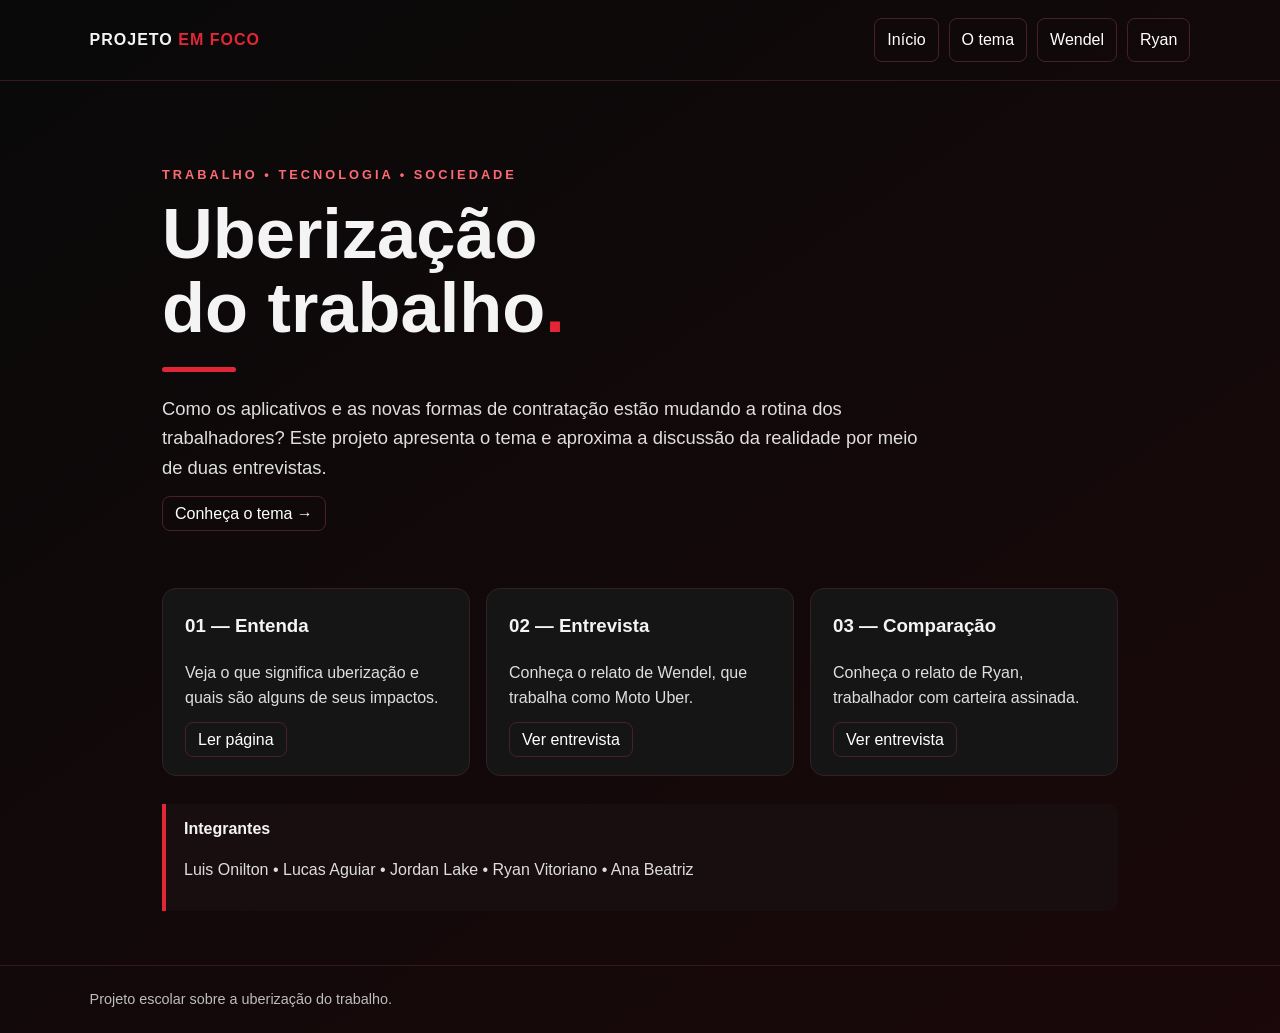
<file: index.html>
<!doctype html>
<html lang="pt-BR"><head><meta charset="utf-8"><meta name="viewport" content="width=device-width, initial-scale=1"><title>Uberização do Trabalho | Projeto</title><link rel="stylesheet" href="style.css"></head>
<body><header><div class="brand">PROJETO <span>EM FOCO</span></div><nav><a href="index.html">Início</a><a href="uberizacao.html">O tema</a><a href="wendel.html">Wendel</a><a href="ryan.html">Ryan</a></nav></header>
<main><section class="hero"><div class="eyebrow">Trabalho • Tecnologia • Sociedade</div><h1>Uberização<br>do trabalho<span style="color:var(--red)">.</span></h1><div class="redline"></div><p class="lead">Como os aplicativos e as novas formas de contratação estão mudando a rotina dos trabalhadores? Este projeto apresenta o tema e aproxima a discussão da realidade por meio de duas entrevistas.</p><p><a class="btn" href="uberizacao.html">Conheça o tema →</a></p></section>
<section class="grid"><article class="card"><h3>01 — Entenda</h3><p>Veja o que significa uberização e quais são alguns de seus impactos.</p><a class="btn" href="uberizacao.html">Ler página</a></article><article class="card"><h3>02 — Entrevista</h3><p>Conheça o relato de Wendel, que trabalha como Moto Uber.</p><a class="btn" href="wendel.html">Ver entrevista</a></article><article class="card"><h3>03 — Comparação</h3><p>Conheça o relato de Ryan, trabalhador com carteira assinada.</p><a class="btn" href="ryan.html">Ver entrevista</a></article></section>
<section class="callout"><strong>Integrantes</strong><p>Luis Onilton • Lucas Aguiar • Jordan Lake • Ryan Vitoriano • Ana Beatriz</p></section></main><footer>Projeto escolar sobre a uberização do trabalho.</footer></body></html>
</file>
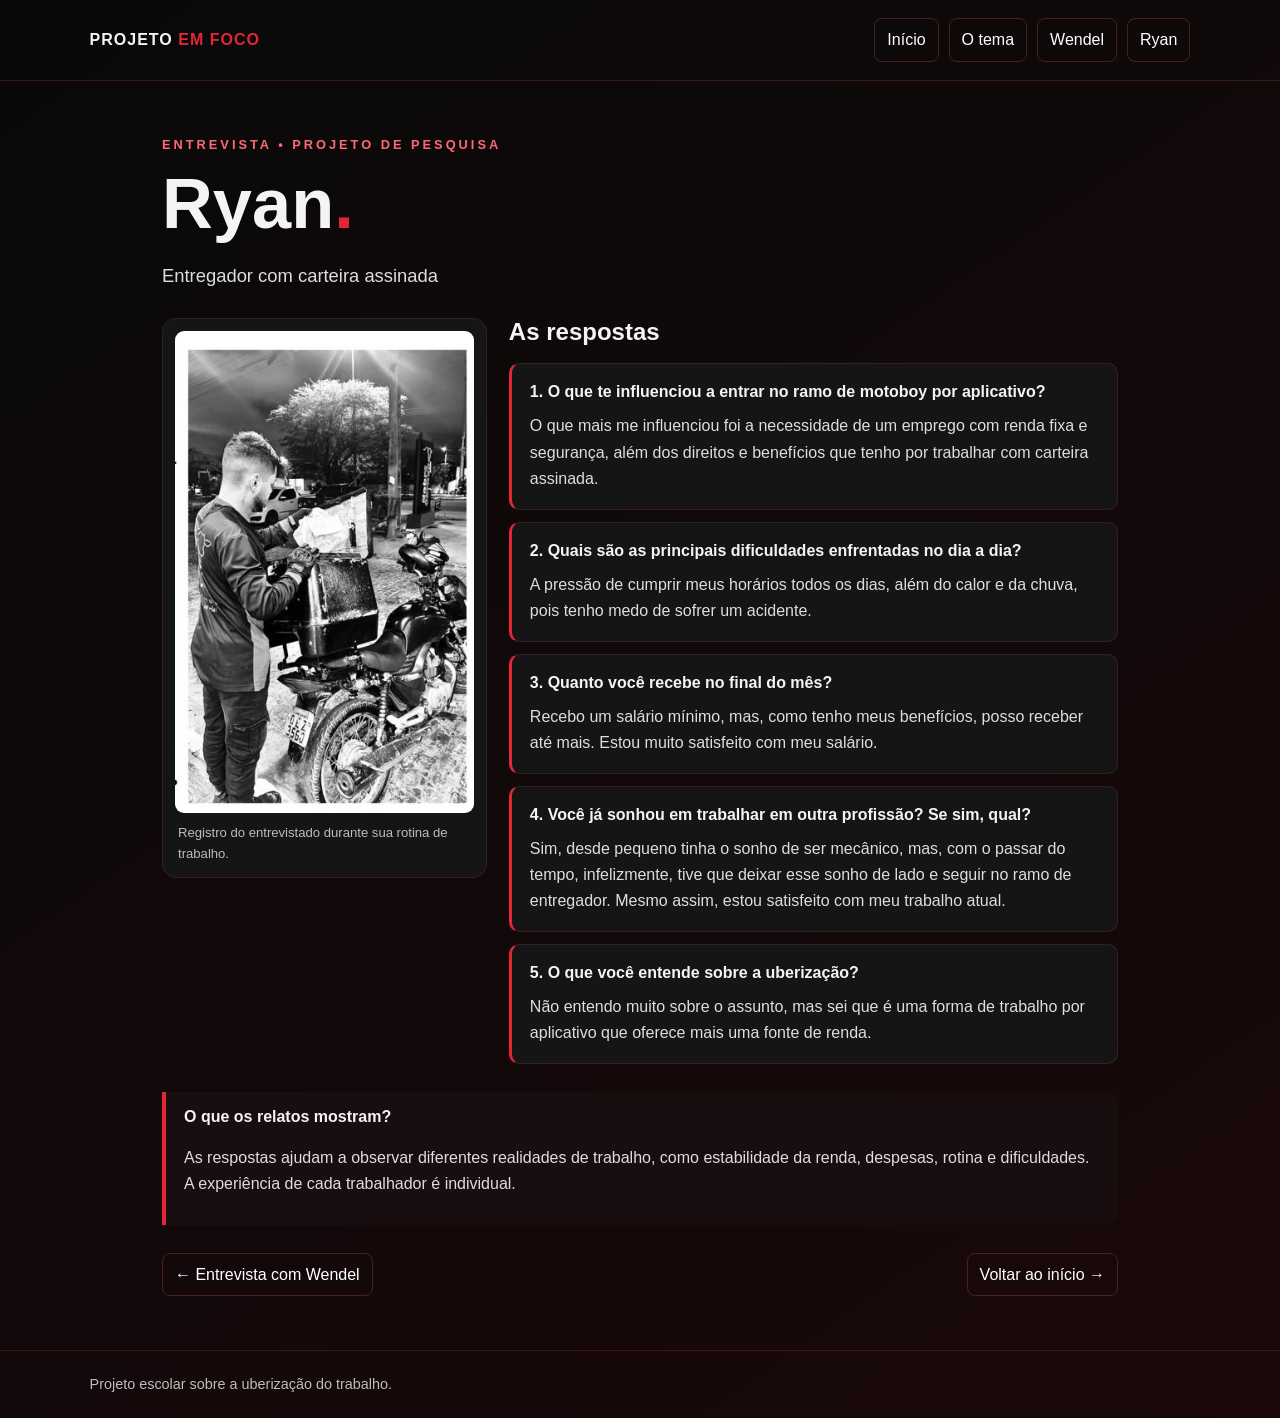
<file: ryan.html>
<!doctype html>
<html lang="pt-BR">
<head>
<meta charset="utf-8">
<meta name="viewport" content="width=device-width, initial-scale=1">
<link rel="stylesheet" href="style.css">
<title>Entrevista com Ryan</title></head>
<body>
<header><div class="brand">PROJETO <span>EM FOCO</span></div>
<nav><a href="index.html">Início</a><a href="uberizacao.html">O tema</a><a href="wendel.html">Wendel</a><a href="ryan.html">Ryan</a></nav></header>
<main>
<div class="eyebrow">Entrevista • Projeto de pesquisa</div>
<h1>Ryan<span style="color:var(--red)">.</span></h1>
<p class="lead">Entregador com carteira assinada</p>
<div class="interview-layout">
  <figure class="portrait"><img src="ryan.jpg" alt="Foto do entrevistado Ryan"><figcaption>Registro do entrevistado durante sua rotina de trabalho.</figcaption></figure>
  <section class="answers"><h2>As respostas</h2><article class="qa"><h3>1. O que te influenciou a entrar no ramo de motoboy por aplicativo?</h3><p>O que mais me influenciou foi a necessidade de um emprego com renda fixa e segurança, além dos direitos e benefícios que tenho por trabalhar com carteira assinada.</p></article><article class="qa"><h3>2. Quais são as principais dificuldades enfrentadas no dia a dia?</h3><p>A pressão de cumprir meus horários todos os dias, além do calor e da chuva, pois tenho medo de sofrer um acidente.</p></article><article class="qa"><h3>3. Quanto você recebe no final do mês?</h3><p>Recebo um salário mínimo, mas, como tenho meus benefícios, posso receber até mais. Estou muito satisfeito com meu salário.</p></article><article class="qa"><h3>4. Você já sonhou em trabalhar em outra profissão? Se sim, qual?</h3><p>Sim, desde pequeno tinha o sonho de ser mecânico, mas, com o passar do tempo, infelizmente, tive que deixar esse sonho de lado e seguir no ramo de entregador. Mesmo assim, estou satisfeito com meu trabalho atual.</p></article><article class="qa"><h3>5. O que você entende sobre a uberização?</h3><p>Não entendo muito sobre o assunto, mas sei que é uma forma de trabalho por aplicativo que oferece mais uma fonte de renda.</p></article></section>
</div>
<section class="callout"><strong>O que os relatos mostram?</strong><p>As respostas ajudam a observar diferentes realidades de trabalho, como estabilidade da renda, despesas, rotina e dificuldades. A experiência de cada trabalhador é individual.</p></section>
<div class="page-nav"><a class="btn" href="wendel.html">← Entrevista com Wendel</a><a class="btn" href="index.html">Voltar ao início →</a></div>
</main><footer>Projeto escolar sobre a uberização do trabalho.</footer></body></html>
</file>
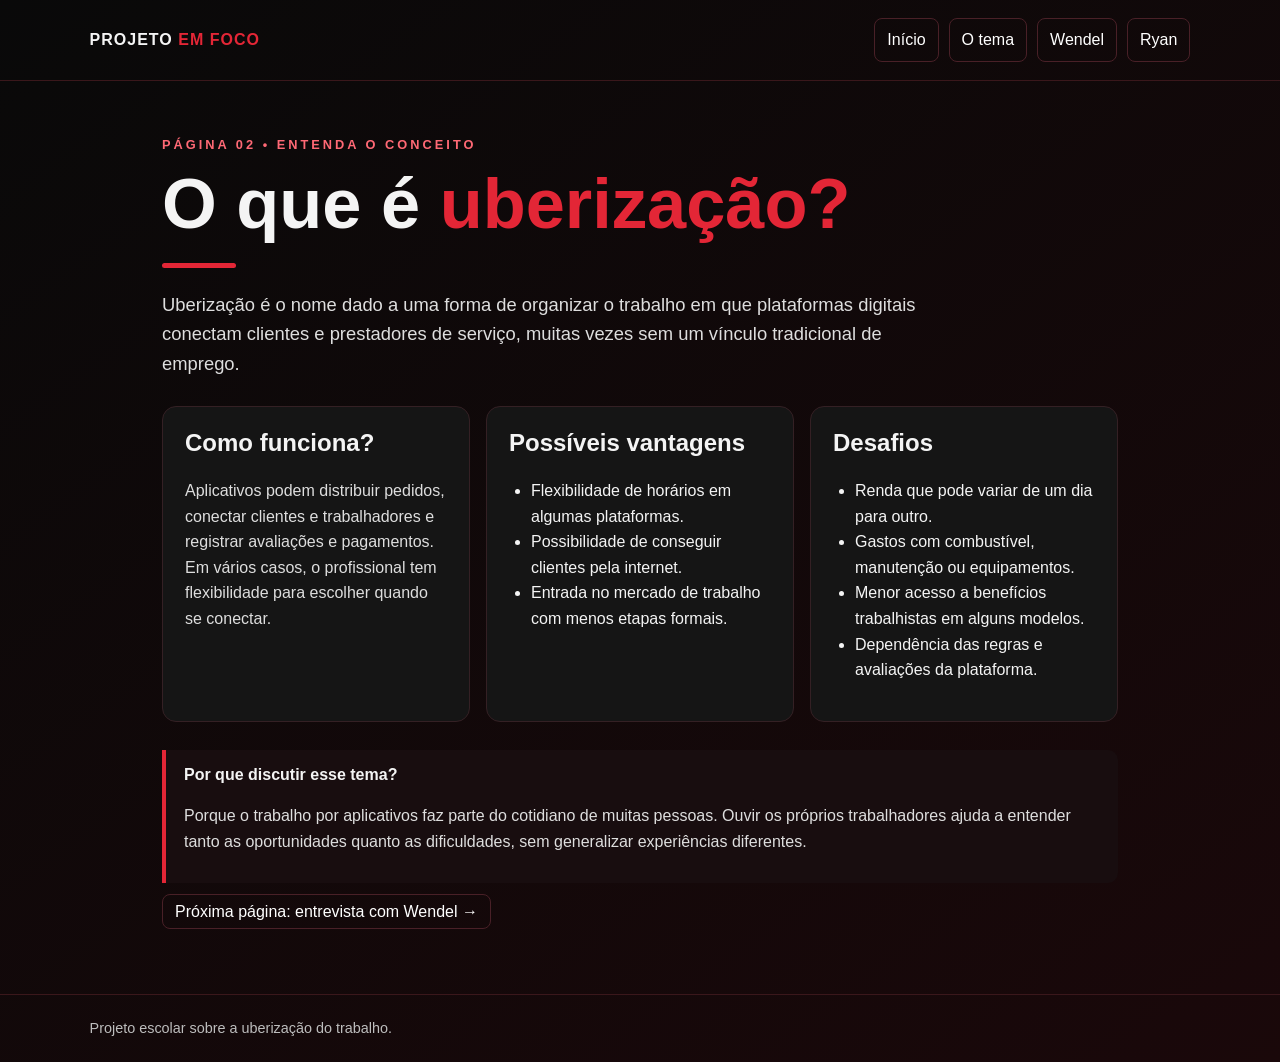
<file: uberizacao.html>
<!doctype html>
<html lang="pt-BR"><head><meta charset="utf-8"><meta name="viewport" content="width=device-width, initial-scale=1"><title>O que é uberização?</title><link rel="stylesheet" href="style.css"></head>
<body><header><div class="brand">PROJETO <span>EM FOCO</span></div><nav><a href="index.html">Início</a><a href="uberizacao.html">O tema</a><a href="wendel.html">Wendel</a><a href="ryan.html">Ryan</a></nav></header>
<main><div class="eyebrow">Página 02 • Entenda o conceito</div><h1>O que é <span style="color:var(--red)">uberização?</span></h1><div class="redline"></div><p class="lead">Uberização é o nome dado a uma forma de organizar o trabalho em que plataformas digitais conectam clientes e prestadores de serviço, muitas vezes sem um vínculo tradicional de emprego.</p>
<section class="grid"><article class="card"><h2>Como funciona?</h2><p>Aplicativos podem distribuir pedidos, conectar clientes e trabalhadores e registrar avaliações e pagamentos. Em vários casos, o profissional tem flexibilidade para escolher quando se conectar.</p></article><article class="card"><h2>Possíveis vantagens</h2><ul><li>Flexibilidade de horários em algumas plataformas.</li><li>Possibilidade de conseguir clientes pela internet.</li><li>Entrada no mercado de trabalho com menos etapas formais.</li></ul></article><article class="card"><h2>Desafios</h2><ul><li>Renda que pode variar de um dia para outro.</li><li>Gastos com combustível, manutenção ou equipamentos.</li><li>Menor acesso a benefícios trabalhistas em alguns modelos.</li><li>Dependência das regras e avaliações da plataforma.</li></ul></article></section>
<section class="callout"><strong>Por que discutir esse tema?</strong><p>Porque o trabalho por aplicativos faz parte do cotidiano de muitas pessoas. Ouvir os próprios trabalhadores ajuda a entender tanto as oportunidades quanto as dificuldades, sem generalizar experiências diferentes.</p></section><p><a class="btn" href="wendel.html">Próxima página: entrevista com Wendel →</a></p></main><footer>Projeto escolar sobre a uberização do trabalho.</footer></body></html>
</file>
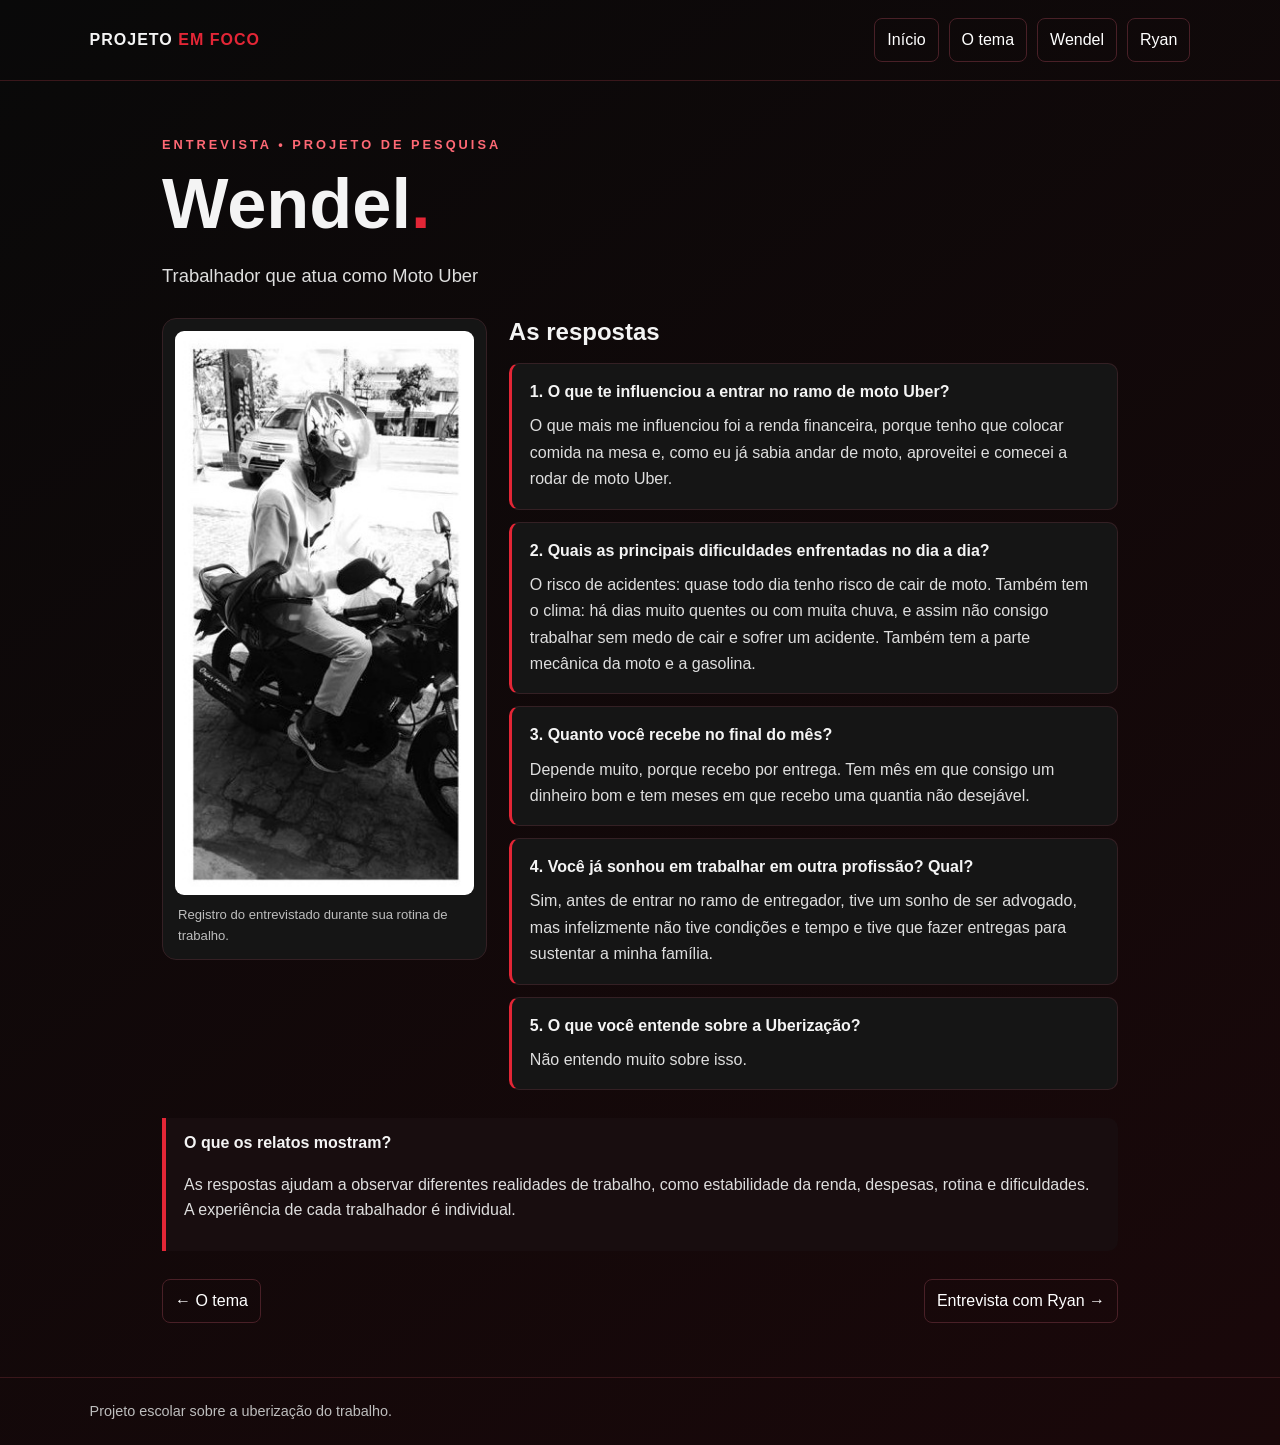
<file: wendel.html>
<!doctype html>
<html lang="pt-BR">
<head>
<meta charset="utf-8">
<meta name="viewport" content="width=device-width, initial-scale=1">
<link rel="stylesheet" href="style.css">
<title>Entrevista com Wendel</title></head>
<body>
<header><div class="brand">PROJETO <span>EM FOCO</span></div>
<nav><a href="index.html">Início</a><a href="uberizacao.html">O tema</a><a href="wendel.html">Wendel</a><a href="ryan.html">Ryan</a></nav></header>
<main>
<div class="eyebrow">Entrevista • Projeto de pesquisa</div>
<h1>Wendel<span style="color:var(--red)">.</span></h1>
<p class="lead">Trabalhador que atua como Moto Uber</p>
<div class="interview-layout">
  <figure class="portrait"><img src="wendel.jpg" alt="Foto do entrevistado Wendel"><figcaption>Registro do entrevistado durante sua rotina de trabalho.</figcaption></figure>
  <section class="answers"><h2>As respostas</h2><article class="qa"><h3>1. O que te influenciou a entrar no ramo de moto Uber?</h3><p>O que mais me influenciou foi a renda financeira, porque tenho que colocar comida na mesa e, como eu já sabia andar de moto, aproveitei e comecei a rodar de moto Uber.</p></article><article class="qa"><h3>2. Quais as principais dificuldades enfrentadas no dia a dia?</h3><p>O risco de acidentes: quase todo dia tenho risco de cair de moto. Também tem o clima: há dias muito quentes ou com muita chuva, e assim não consigo trabalhar sem medo de cair e sofrer um acidente. Também tem a parte mecânica da moto e a gasolina.</p></article><article class="qa"><h3>3. Quanto você recebe no final do mês?</h3><p>Depende muito, porque recebo por entrega. Tem mês em que consigo um dinheiro bom e tem meses em que recebo uma quantia não desejável.</p></article><article class="qa"><h3>4. Você já sonhou em trabalhar em outra profissão? Qual?</h3><p>Sim, antes de entrar no ramo de entregador, tive um sonho de ser advogado, mas infelizmente não tive condições e tempo e tive que fazer entregas para sustentar a minha família.</p></article><article class="qa"><h3>5. O que você entende sobre a Uberização?</h3><p>Não entendo muito sobre isso.</p></article></section>
</div>
<section class="callout"><strong>O que os relatos mostram?</strong><p>As respostas ajudam a observar diferentes realidades de trabalho, como estabilidade da renda, despesas, rotina e dificuldades. A experiência de cada trabalhador é individual.</p></section>
<div class="page-nav"><a class="btn" href="uberizacao.html">← O tema</a><a class="btn" href="ryan.html">Entrevista com Ryan →</a></div>
</main><footer>Projeto escolar sobre a uberização do trabalho.</footer></body></html>
</file>
<file: style.css>
:root{--bg:#090909;--panel:#151515;--red:#e32636;--text:#f4f4f4;--muted:#bdbdbd}
*{box-sizing:border-box}
body{margin:0;background:linear-gradient(145deg,#090909,#1a080a);color:var(--text);font-family:Arial,Helvetica,sans-serif;line-height:1.6}
header{padding:18px 7%;border-bottom:1px solid #3a171b;display:flex;justify-content:space-between;align-items:center;gap:16px;flex-wrap:wrap}
.brand{font-weight:800;letter-spacing:1px}.brand span{color:var(--red)}
nav{display:flex;gap:10px;flex-wrap:wrap}
nav a,.btn{color:white;text-decoration:none;padding:8px 12px;border:1px solid #492027;border-radius:8px}
nav a:hover,.btn:hover{background:var(--red);border-color:var(--red)}
main{max-width:1000px;margin:0 auto;padding:54px 22px;min-height:72vh}
.eyebrow{color:#ff6975;text-transform:uppercase;letter-spacing:3px;font-size:.8rem;font-weight:bold}
h1{font-size:clamp(2.2rem,6vw,4.4rem);line-height:1.05;margin:12px 0 20px}
h2{line-height:1.2}
p{color:#dedede}
.lead{font-size:1.15rem;max-width:760px}
.hero{padding:30px 0 18px}
.grid{display:grid;grid-template-columns:repeat(auto-fit,minmax(220px,1fr));gap:16px;margin:28px 0}
.card{background:var(--panel);border:1px solid #342024;border-radius:14px;padding:22px}
.card h2,.card h3{margin-top:0}
.redline{width:74px;height:5px;background:var(--red);border-radius:8px;margin:22px 0}
.callout{border-left:4px solid var(--red);padding:12px 18px;background:#180d0f;border-radius:0 10px 10px 0}
.photo-placeholder{display:flex;align-items:center;justify-content:center;min-height:230px;background:#211619;border:1px dashed #9b3a45;border-radius:12px;color:#e5a7ad;text-align:center;padding:20px}
footer{border-top:1px solid #3a171b;padding:22px 7%;color:var(--muted);font-size:.9rem}
.small{font-size:.9rem;color:var(--muted)}
ul{padding-left:22px}
@media(max-width:600px){header{padding:16px 5%}main{padding:34px 18px}}

/* Entrevistas */
.interview-layout{display:grid;grid-template-columns:minmax(220px, .8fr) minmax(0,1.5fr);gap:22px;align-items:start;margin:28px 0}
.portrait{margin:0;position:sticky;top:18px;background:#151515;border:1px solid #342024;border-radius:14px;padding:12px}
.portrait img{display:block;width:100%;max-height:640px;object-fit:cover;object-position:center;border-radius:9px;filter:grayscale(100%)}
.portrait figcaption{font-size:.82rem;color:#bdbdbd;padding:9px 3px 1px}
.answers{display:grid;gap:12px}
.answers>h2{margin:0 0 4px}
.qa{background:#151515;border:1px solid #342024;border-left:3px solid var(--red);border-radius:10px;padding:16px 18px}
.qa h3{font-size:1rem;margin:0 0 10px;line-height:1.45}
.qa p{margin:0;line-height:1.65}
.page-nav{display:flex;justify-content:space-between;gap:12px;flex-wrap:wrap;margin-top:28px}
@media(max-width:700px){.interview-layout{grid-template-columns:1fr}.portrait{position:static;max-width:420px;margin:0 auto;width:100%}}
</file>
